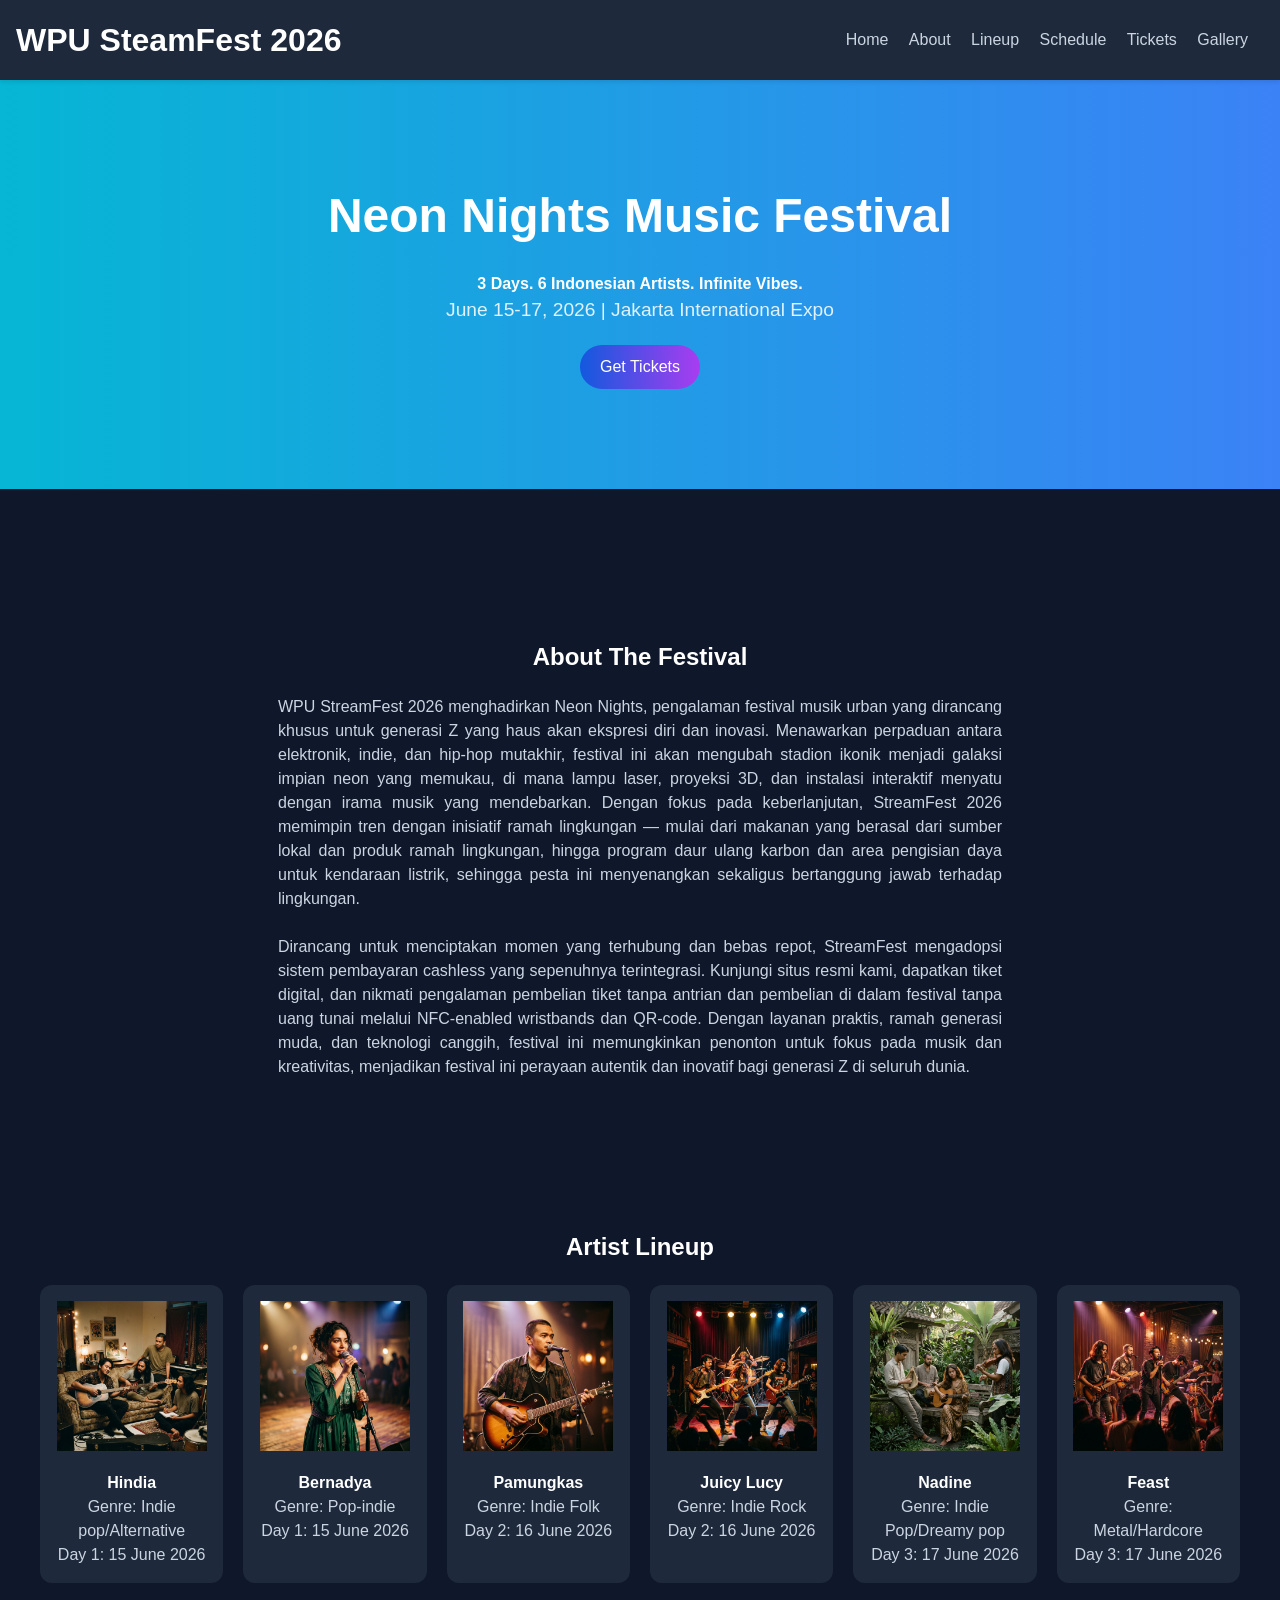
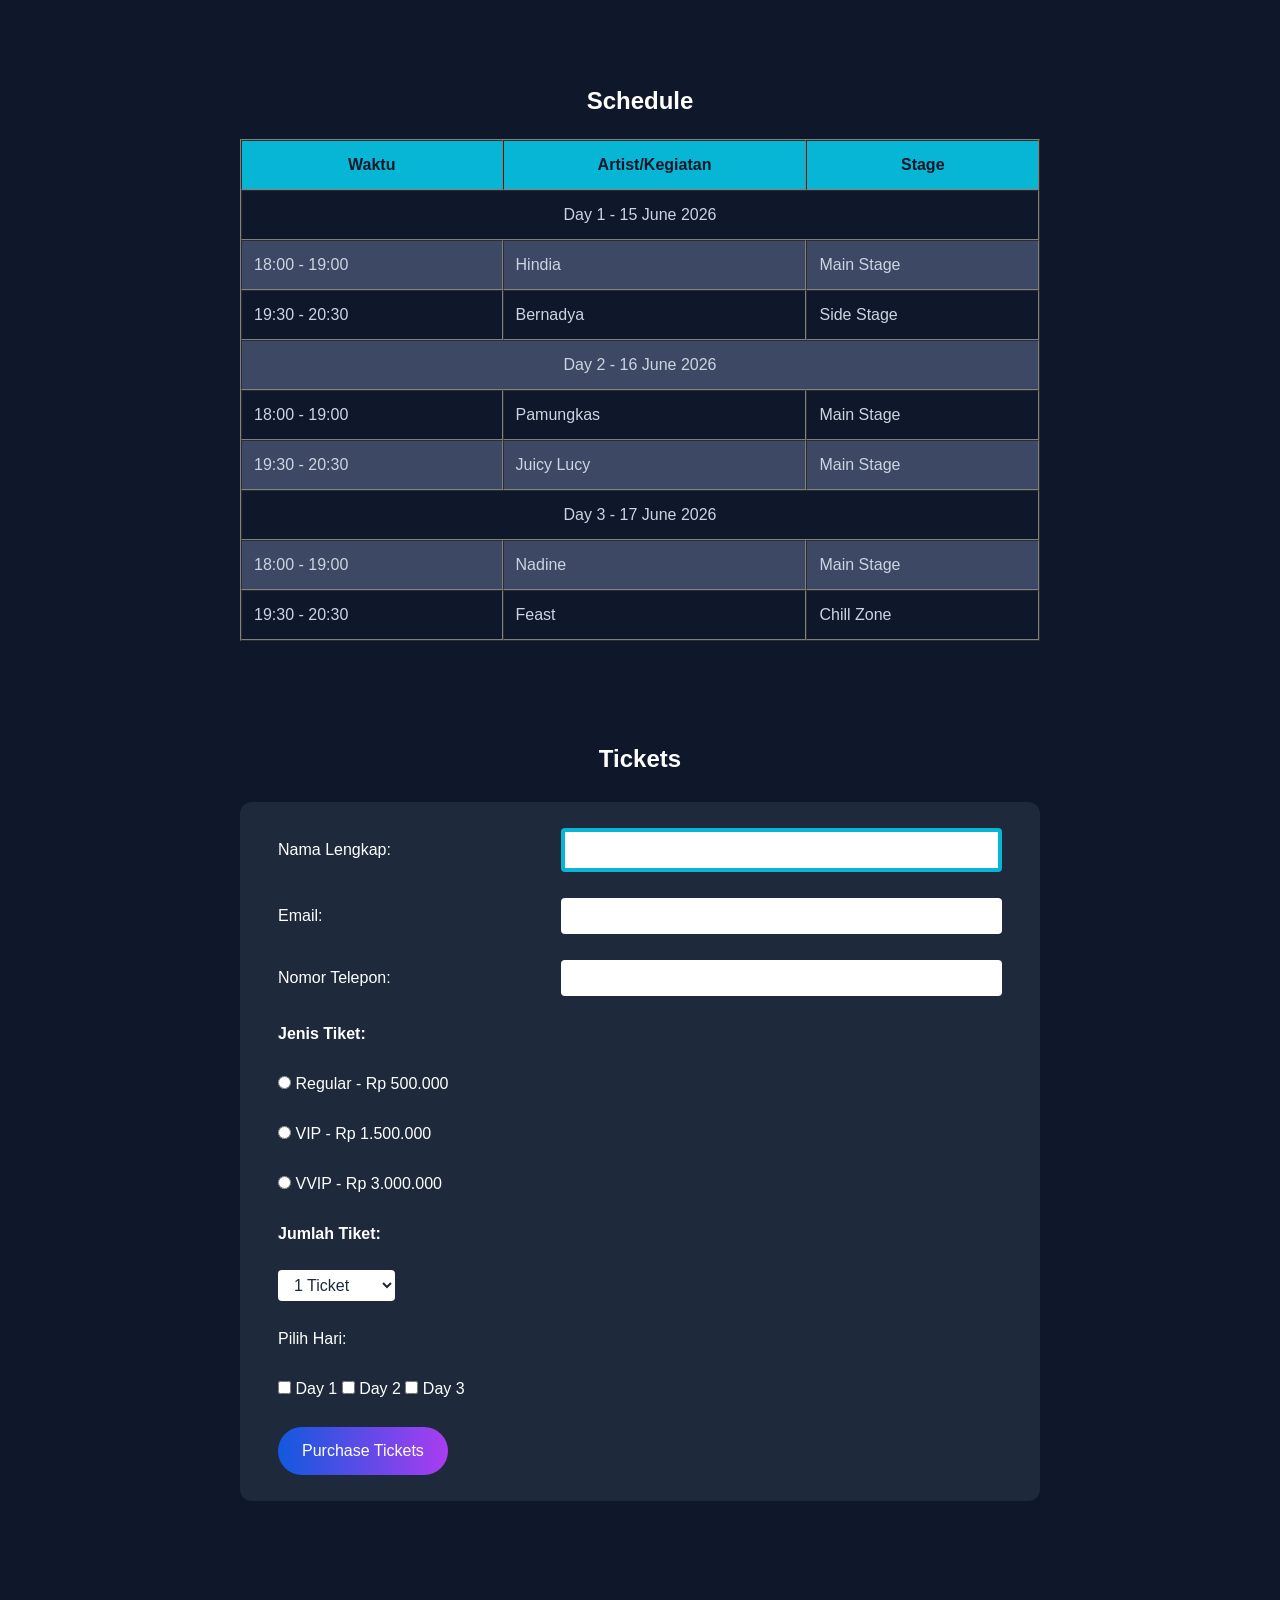
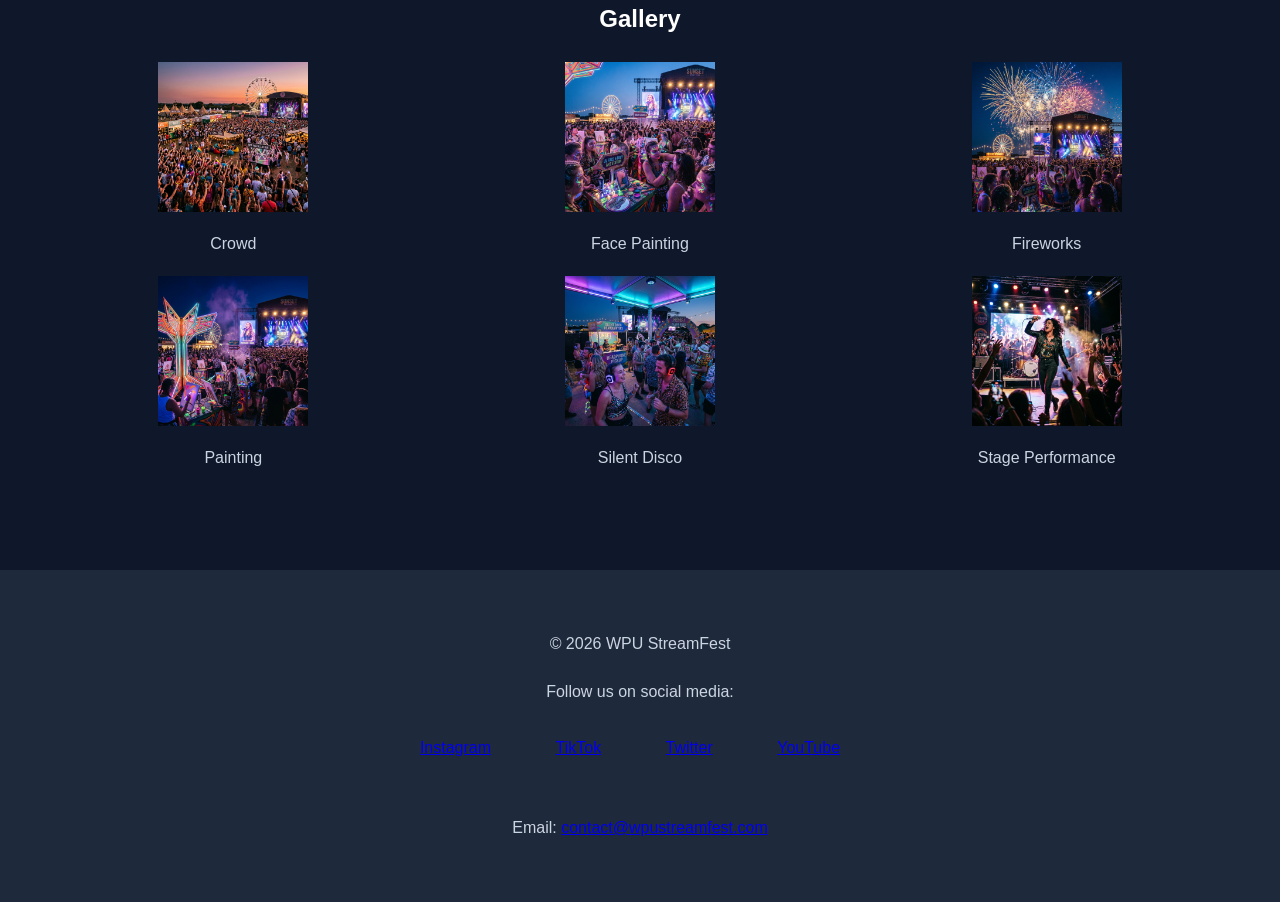
<file: project_2/index.html>
<!DOCTYPE html>
<html lang="en">
<head>
  <meta charset="UTF-8">
  <meta name="viewport" content="width=device-width, initial-scale=1.0">
  <title>WPU SteamFest 2026 - Neon Nights Music Festival</title>

<link rel="stylesheet" href="style.css">
</head>
<body>
  
  <!-- Header & Navigation -->
  <header>
    <h1>WPU SteamFest 2026</h1>
    <nav>
      <ul>
        <li><a href="#home">Home</a></li>
        <li><a href="#about">About</a></li>
        <li><a href="#lineup">Lineup</a></li>
        <li><a href="#schedule">Schedule</a></li>
        <li><a href="#tickets">Tickets</a></li>
        <li><a href="#gallery">Gallery</a></li>
      </ul>
    </nav>
  </header>
  
  <!-- Main Content -->
  <main>

    <!-- Hero Section -->
    <section id="home">
      <h2>Neon Nights Music Festival</h2>
      <h4>3 Days. 6 Indonesian Artists. Infinite Vibes.</h4>
      <p>June 15-17, 2026 | Jakarta International Expo</p>
      <a href="#tickets">Get Tickets</a>
    </section>

    <!-- About Section -->
    <section id="about">
      <h3>About The Festival</h3>
      <article><p>WPU StreamFest 2026 menghadirkan Neon Nights, pengalaman festival musik urban yang dirancang khusus untuk generasi Z yang haus akan ekspresi diri dan inovasi. Menawarkan perpaduan antara elektronik, indie, dan hip-hop mutakhir, festival ini akan mengubah stadion ikonik menjadi galaksi impian neon yang memukau, di mana lampu laser, proyeksi 3D, dan instalasi interaktif menyatu dengan irama musik yang mendebarkan. Dengan fokus pada keberlanjutan, StreamFest 2026 memimpin tren dengan inisiatif ramah lingkungan — mulai dari makanan yang berasal dari sumber lokal dan produk ramah lingkungan, hingga program daur ulang karbon dan area pengisian daya untuk kendaraan listrik, sehingga pesta ini menyenangkan sekaligus bertanggung jawab terhadap lingkungan.</p>
      <br>
      <p>Dirancang untuk menciptakan momen yang terhubung dan bebas repot, StreamFest mengadopsi sistem pembayaran cashless yang sepenuhnya terintegrasi. Kunjungi situs resmi kami, dapatkan tiket digital, dan nikmati pengalaman pembelian tiket tanpa antrian dan pembelian di dalam festival tanpa uang tunai melalui NFC-enabled wristbands dan QR-code. Dengan layanan praktis, ramah generasi muda, dan teknologi canggih, festival ini memungkinkan penonton untuk fokus pada musik dan kreativitas, menjadikan festival ini perayaan autentik dan inovatif bagi generasi Z di seluruh dunia.</p></article>
    </section>

    <!-- Lineup Section -->
    <section id="lineup">
      <h3>Artist Lineup</h3>
      
      <ul>
        <li>
          <figure>
            <img src="/project_2/asset/images/Hindia.jpeg" alt="Hindia" width="100px">
            <figcaption>
              <h4>Hindia</h4>
              <p>Genre: Indie pop/Alternative</p>
              <p>Day 1: 15 June 2026</p>
            </figcaption>
          </figure>
        </li>
      
        <li>
           <figure>
            <img src="/project_2/asset/images/Bernadya.jpeg" alt="Bernadya" width="100px">
            <figcaption>
              <h4>Bernadya</h4>
              <p>Genre: Pop-indie</p>
              <p>Day 1: 15 June 2026</p>
            </figcaption>
      </figure>
        </li>
     

      <li>
        <figure>
          <img src="/project_2/asset/images/Pamungkas.jpeg" alt="Pamungkas" width="100px">
          <figcaption>
            <h4>Pamungkas</h4>
            <p>Genre: Indie Folk</p>
            <p>Day 2: 16 June 2026</p>
          </figcaption>
        </figure>
      </li>
      
      <li>
        <figure>
        <img src="/project_2/asset/images/Juicy Lucy.jpeg" alt="Juicy Lucy" width="100px">
        <figcaption>
          <h4>Juicy Lucy</h4>
          <p>Genre: Indie Rock</p>
          <p>Day 2: 16 June 2026</p>
        </figcaption>
      </figure></li>
      
      <li>
        <figure>
        <img src="/project_2/asset/images/Nadine.jpeg" alt="Nadine" width="100px">
        <figcaption>
          <h4>Nadine</h4>
          <p>Genre: Indie Pop/Dreamy pop</p>
          <p>Day 3: 17 June 2026</p>
        </figcaption>
      </figure></li>
      
      <li>
      <figure>
        <img src="/project_2/asset/images/Feast.jpeg" alt="Feast" width="100px">
        <figcaption>
          <h4>Feast</h4>
          <p>Genre: Metal/Hardcore</p>
          <p>Day 3: 17 June 2026</p>
        </figcaption>
      </figure>
    </li>
      </ul>  
    </section>

    <!-- Schedule Section -->
    <section id="schedule">
      <h3>Schedule</h3>
      <table border="1" cellpadding="10" cellspacing="0">
        <thead>
          <tr>
            <th>Waktu</th>
            <th>Artist/Kegiatan</th>
            <th>Stage</th>
          </tr>
        </thead>
        <tbody>
          <tr>
            <td colspan="3" align="center">Day 1 - 15 June 2026</td>
          </tr>
          <tr>
            <td>18:00 - 19:00</td>
            <td>Hindia</td>
            <td>Main Stage</td>
          <tr>
            
            <td>19:30 - 20:30</td>
            <td>Bernadya</td>
            <td>Side Stage</td>
          </tr>
          <tr>
            <td colspan="3" align="center">Day 2 - 16 June 2026</td>
          </tr>
          <tr>
            <td>18:00 - 19:00</td>
            <td>Pamungkas</td>
            <td>Main Stage</td>
          </tr>
          <tr>
            <td>19:30 - 20:30</td>
            <td>Juicy Lucy</td>
            <td>Main Stage</td>
          </tr>
          <tr>
            <td colspan="3" align="center">Day 3 - 17 June 2026</td>
          </tr>
          <tr>
            <td>18:00 - 19:00</td>
            <td>Nadine</td>
            <td>Main Stage</td>
          </tr>
          <tr>
            <td>19:30 - 20:30</td>
            <td>Feast</td>
            <td>Chill Zone</td>
          </tr>
        </tbody>
      </table>
    </section>

    <!-- Tickets Section -->
    <section id="tickets">
      <h3>Tickets</h3>
      
      <form>
        <table>
          <tbody>
            <tr>
            <td>
<label for="name">Nama Lengkap:</label>
            </td>
            <td>
<input type="text" id="name" name="name" required autofocus autocomplete="off">
            </td>
          </tr>
           <tr>
            <td>
<label for="email">Email:</label>
            </td>
            <td>
   <input type="email" id="email" name="email" required>
            </td>
          </tr>
      <tr>
        <td>
<label for="telepon">Nomor Telepon:</label>
        </td>
        <td>
<input type="tel" id="telepon" name="telepon" required>
        </td>
      </tr>
        
     <tr>
      <td colspan="2">
  <label for="ticket_type"><h4>Jenis Tiket:</h4></label>
      </td>
     </tr>
        <tr>
          <td colspan="2">
<input type="radio" id="vip" name="ticket_type" value="Regular">
<label for="Regular">Regular - Rp 500.000</label>
          </td>
        </tr>
      <tr>
        <td colspan="2">
<input type="radio" id="regular" name="ticket_type" value="VIP">
<label for="VIP">VIP - Rp 1.500.000</label>
        </td>
      </tr>
        <tr>
          <td colspan="2">
<input type="radio" id="student" name="ticket_type" value="VVIP">
<label for="VVIP">VVIP - Rp 3.000.000</label>
          </td>
        </tr>
        <tr>
          <td colspan="2">
<label for="quantity"><h4>Jumlah Tiket:</h4></label><br>
<select name="quantity" id="quantity" min="1" max="10" required>
          <option value="1">1 Ticket</option>
          <option value="2">2 Tickets</option>
          <option value="3">3 Tickets</option>
          <option value="4">4 Tickets</option>
          <option value="5">5 Tickets</option>
          <option value="6">6 Tickets</option>
          <option value="7">7 Tickets</option>
          <option value="8">8 Tickets</option>
          <option value="9">9 Tickets</option>
          <option value="10">10 Tickets</option>
        </select>
          </td>
        </tr>
        <tr>
          <td colspan="2">
<label for="day">Pilih Hari:</label><br>
          </td>
        </tr>
        <tr>
          <td colspan="2">
        <input type="checkbox" id="day1" name="day1" value="day1" required>
        <label for="day1">Day 1</label>
        <input type="checkbox" id="day2" name="day2" value="day2">
        <label for="day2">Day 2</label>
        <input type="checkbox" id="day3" name="day3" value="day3">
        <label for="day3">Day 3</label>
        </tr>
        
        <tr>
          <td colspan="2">
<button type="submit">Purchase Tickets</button>
          </td>
        </tr>
          </tbody>
          
        
        </table>
        
      </form>
    </section>

    <!-- Gallery Section -->
    <section id="gallery">
      <h3>Gallery</h3>
      <ul>
      <li><figure><img src="/project_2/asset/images/Crowd.jpeg" alt="Crowd" width="100px"><figcaption>Crowd</figcaption></figure></li>
      <li><figure><img src="/project_2/asset/images/Face Painting.jpeg" alt="Face Painting" width="100px"><figcaption>Face Painting</figcaption></figure></li>
      <li><figure><img src="/project_2/asset/images/Fireworks.jpeg" alt="Fireworks" width="100px"><figcaption>Fireworks</figcaption></figure></li>
      <li><figure><img src="/project_2/asset/images/Painting.jpeg" alt="Painting" width="100px"><figcaption>Painting</figcaption></figure></li>
      <li><figure><img src="/project_2/asset/images/Silent Disco.jpeg" alt="Silent Disco" width="100px"><figcaption>Silent Disco</figcaption></figure></li>
      <li><figure><img src="/project_2/asset/images/Stage Performance.jpeg" alt="Stage Performance" width="100px"><figcaption>Stage Performance</figcaption></figure></li>
    </ul>
    </section>
  </main>

  <!-- Footer -->
  <footer>
    <p>&copy; 2026 WPU StreamFest</p>
    <p>Follow us on social media:
      <ul>
        <li><a href="https://www.instagram.com/wpustreamfest/" target="_blank">Instagram</a></li>
        <li><a href="https://www.tiktok.com/@wpustreamfest" target="_blank">TikTok</a></li>
        <li><a href="https://twitter.com/wpustreamfest" target="_blank">Twitter</a></li>
        <li><a href="https://www.youtube.com/@wpustreamfest" target="_blank">YouTube</a></li>
      </ul>
    </p>
    <p>Email: <a href="mailto:contact@wpustreamfest.com">contact@wpustreamfest.com</a></p>

  </footer>
</body>
</html>
</file>
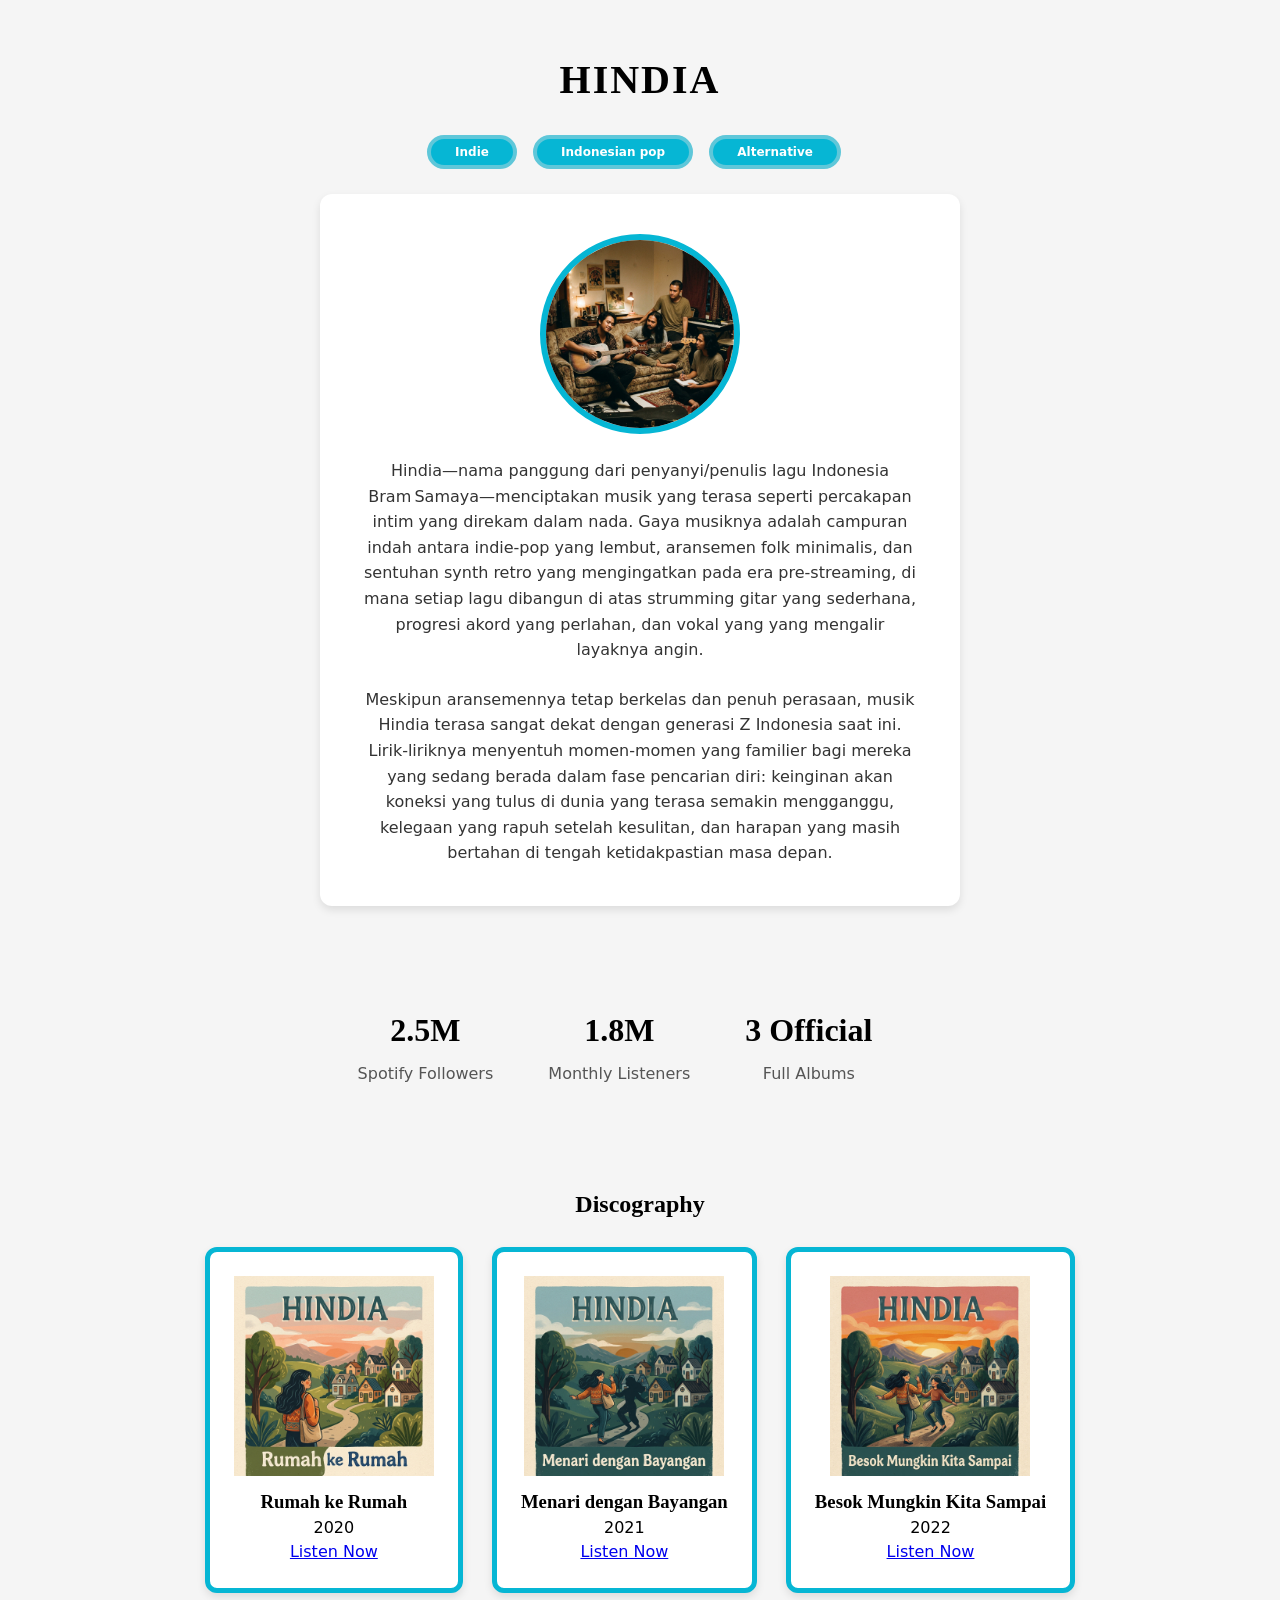
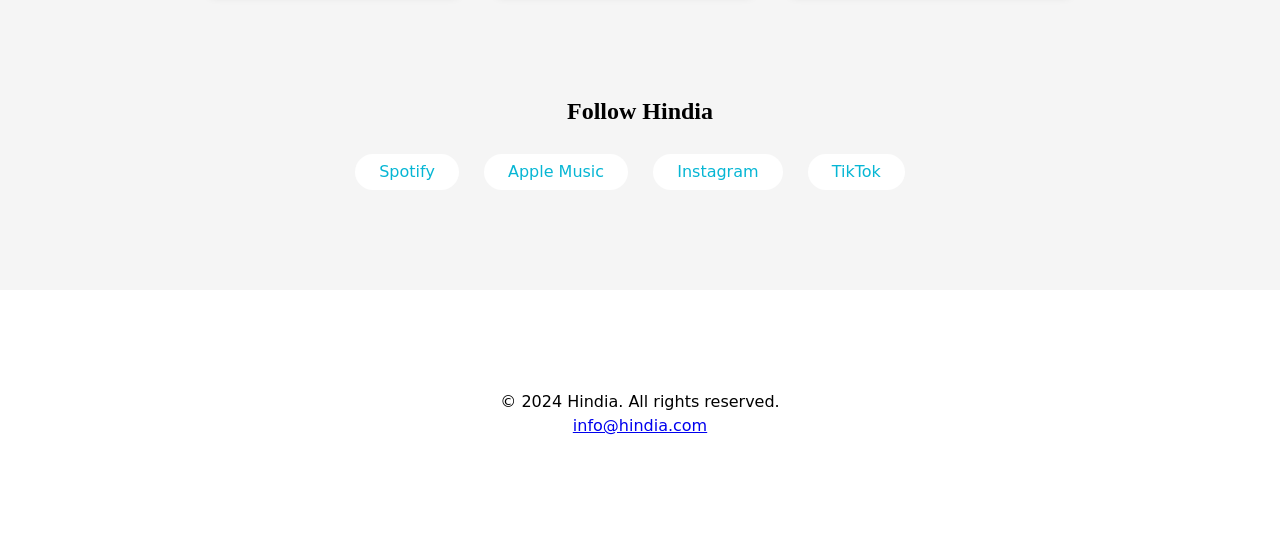
<file: project_3/index.html>
<!DOCTYPE html>
<html lang="en">
<head>
    <meta charset="UTF-8">
    <meta name="viewport" content="width=device-width, initial-scale=1.0">
    <title>Profile Hindia</title>
    <link rel="stylesheet" href="style.css">
</head>
<body>
    <!-- Header Name & Genre -->
    <header>
        <h1>HINDIA</h1>
        <div class="genre">
            <ul>
            <li>Indie</li>
            <li>Indonesian pop</li>
            <li>Alternative</li>
            </ul>
        </div>
    </header>

    <!-- Profile Section -->
    <main>
        <section class="profile">
            <div class="profile-image">
                <img src="/project_2/asset/images/Hindia.jpeg" alt="Hindia Profile Picture">
            </div>
            <article class="profile-info">
                <p>Hindia—nama panggung dari penyanyi/penulis lagu Indonesia Bram Samaya—menciptakan musik yang terasa seperti percakapan intim yang direkam dalam nada. Gaya musiknya adalah campuran indah antara indie-pop yang lembut, aransemen folk minimalis, dan sentuhan synth retro yang mengingatkan pada era pre‑streaming, di mana setiap lagu dibangun di atas strumming gitar yang sederhana, progresi akord yang perlahan, dan vokal yang yang mengalir layaknya angin.</p>
                <br>
                <p>Meskipun aransemennya tetap berkelas dan penuh perasaan, musik Hindia terasa sangat dekat dengan generasi Z Indonesia saat ini. Lirik-liriknya menyentuh momen-momen yang familier bagi mereka yang sedang berada dalam fase pencarian diri: keinginan akan koneksi yang tulus di dunia yang terasa semakin mengganggu, kelegaan yang rapuh setelah kesulitan, dan harapan yang masih bertahan di tengah ketidakpastian masa depan.</p>
            </article>
        </section>

        <!--  -->
        <section class="stats">
            <div class="stat1">
                <h2>2.5M</h2>
                <p>Spotify Followers</p>
            </div>
            <div class="stat2">
                <h2>1.8M</h2>
                <p>Monthly Listeners</p>
            </div>
            <div class="stat3">
                <h2>3 Official</h2>
                <p>Full Albums</p>
            </div>
        </section>

        <!-- Discography Section -->
        <section class="discography">
            <h2>Discography</h2>
            <ul class="album-list">
                <li>
                    <img src="/project_2/asset/images/Rumah ke Rumah.jpeg" alt="Rumah ke Rumah">
                    <h3>Rumah ke Rumah</h3>
                    <p>2020</p>
                    <a href="https://open.spotify.com/album/Album1" target="_blank">Listen Now</a>
                </li>
                <li>
                    <img src="/project_2/asset/images/Menari dengan Bayangan.jpeg" alt="Menari dengan Bayangan">
                
                    <h3>Menari dengan Bayangan</h3>
                    <p>2021</p>
                    <a href="https://open.spotify.com/album/Album2" target="_blank">Listen Now</a>
                </li>
                <li>
                    <img src="/project_2/asset/images/Besok Mungkin Kita Sampai.jpeg" alt="Besok Mungkin Kita Sampai">
                    <h3>Besok Mungkin Kita Sampai</h3>
                    <p>2022</p>
                    <a href="https://open.spotify.com/album/Album3" target="_blank">Listen Now</a>
                </li>
            </ul>
        </section>

        <!-- Social Links Section -->
        <section class="social-links">
            <h2>Follow Hindia</h2>
            <ul>
                <li><a href="https://open.spotify.com/hindia/" target="_blank">Spotify</a></li>
                <li><a href="https://applemusic.com/hindia" target="_blank">Apple Music</a></li>
                <li><a href="https://www.instagram.com/hindia/" target="_blank">Instagram</a></li>
                <li><a href="https://www.tiktok.com/artist/ArtistID" target="_blank">TikTok</a></li>
            </ul>
        </section>
    </main>

    <!-- Footer -->
    <footer>
        <p>&copy; 2024 Hindia. All rights reserved.</p>
        <a href="mailto:info@hindia.com">info@hindia.com</a>
    </footer>
    
</body>
</html>
</file>
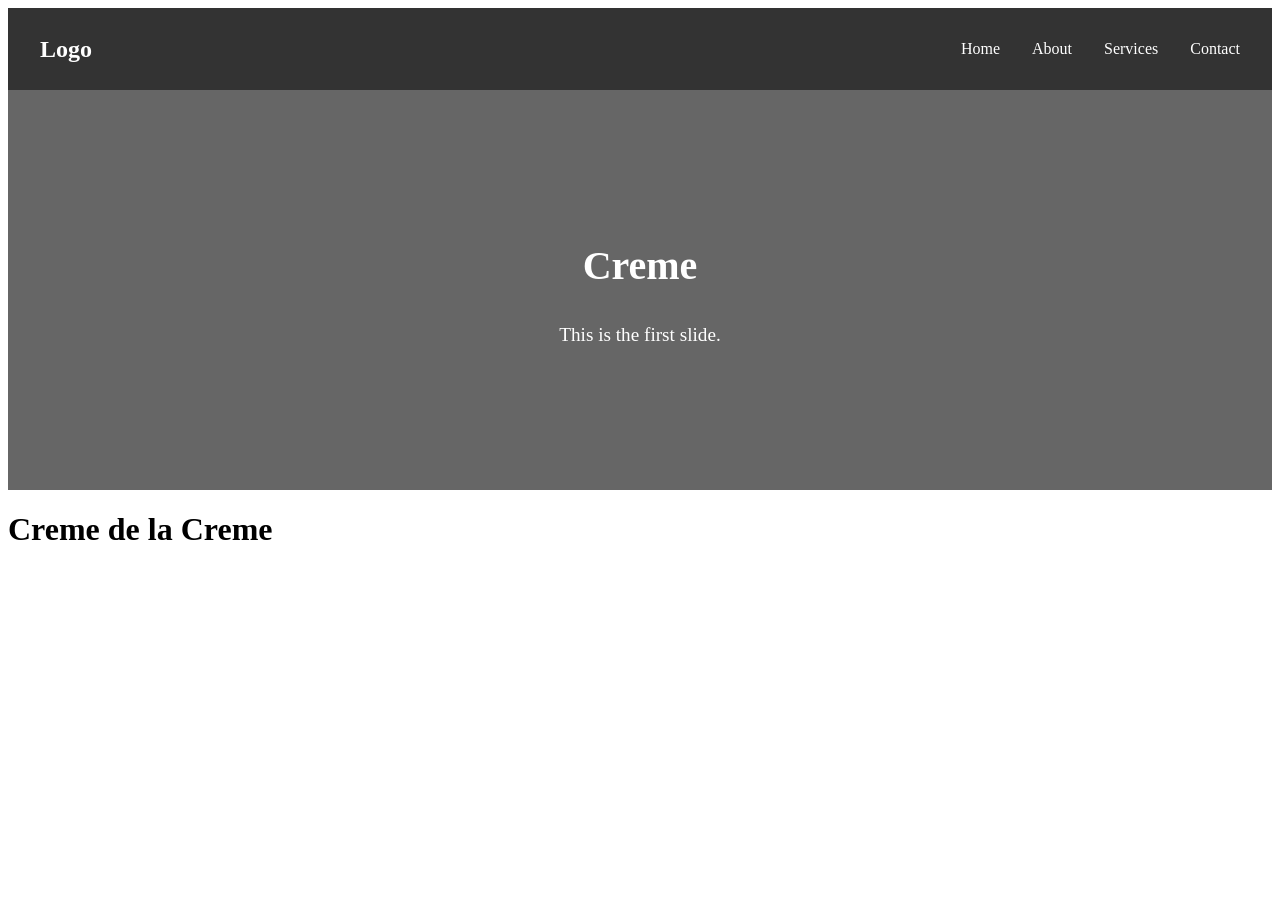
<file: project_1/project_1.html>
<!doctype html>
<html lang="en">
  <head>
    <meta charset="UTF-8" />
    <meta name="viewport" content="width=device-width, initial-scale=1.0" />
    <title>Document</title>
    <link rel="stylesheet" href="styles.css" />
    <script src="script.js"></script>
  </head>
  <body>
    <!--Create a Navigation bar that contain 4 links and logo -->
    <nav class="navbar">
      <div class="logo">Logo</div>
      <ul class="nav-links">
        <li><a href="#home">Home</a></li>
        <li><a href="#about">About</a></li>
        <li><a href="#services">Services</a></li>
        <li><a href="#contact">Contact</a></li>
      </ul>
    </nav>

    <!-- Create Header of 3 slides autoslide-->
    <header class="hero">
      <div class="slides">
        <div class="slide active">
          <h1>Creme</h1>
          <p>This is the first slide.</p>
        </div>
        <div class="slide">
          <h1>de la</h1>
          <p>This is the second slide.</p>
        </div>
        <div class="slide">
          <h1>Creme</h1>
          <p>This is the third slide.</p>
        </div>
      </div>
    </header>

    <h1>Creme de la Creme</h1>
  </body>
</html>
</file>
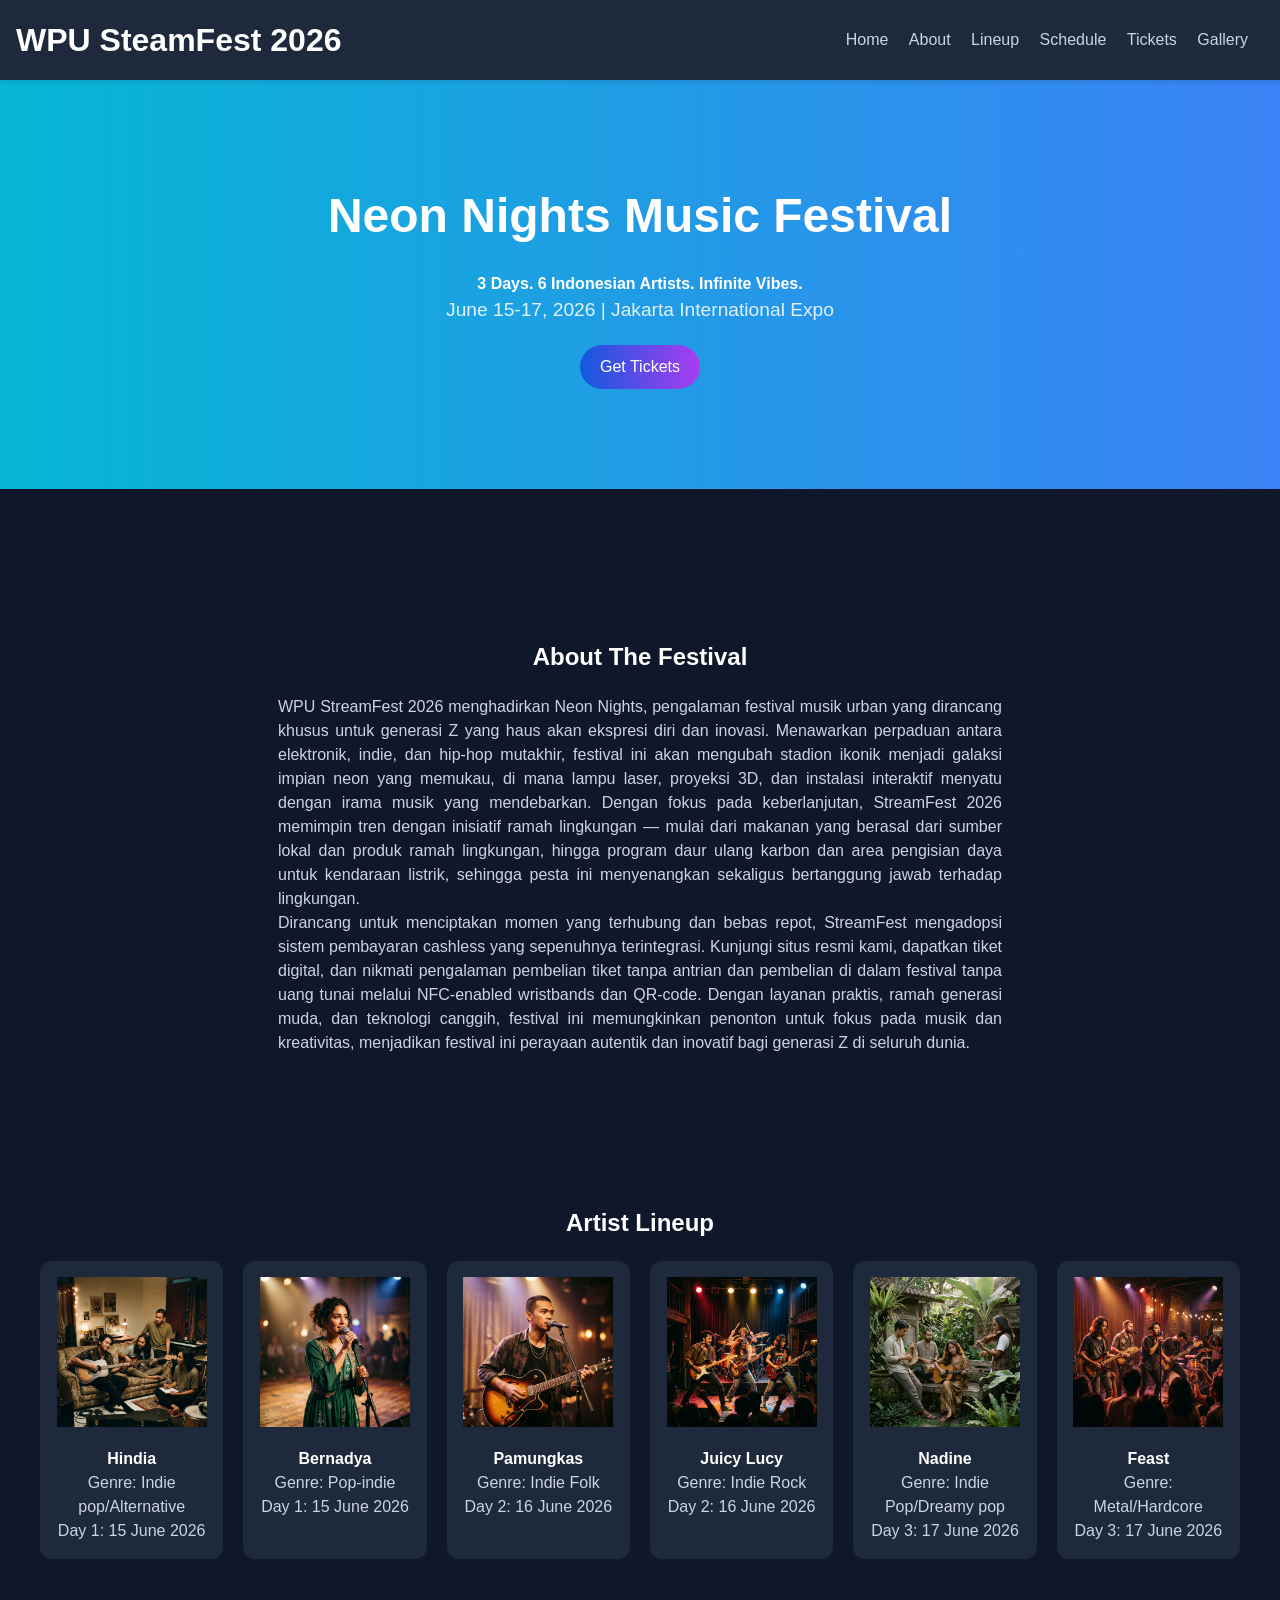
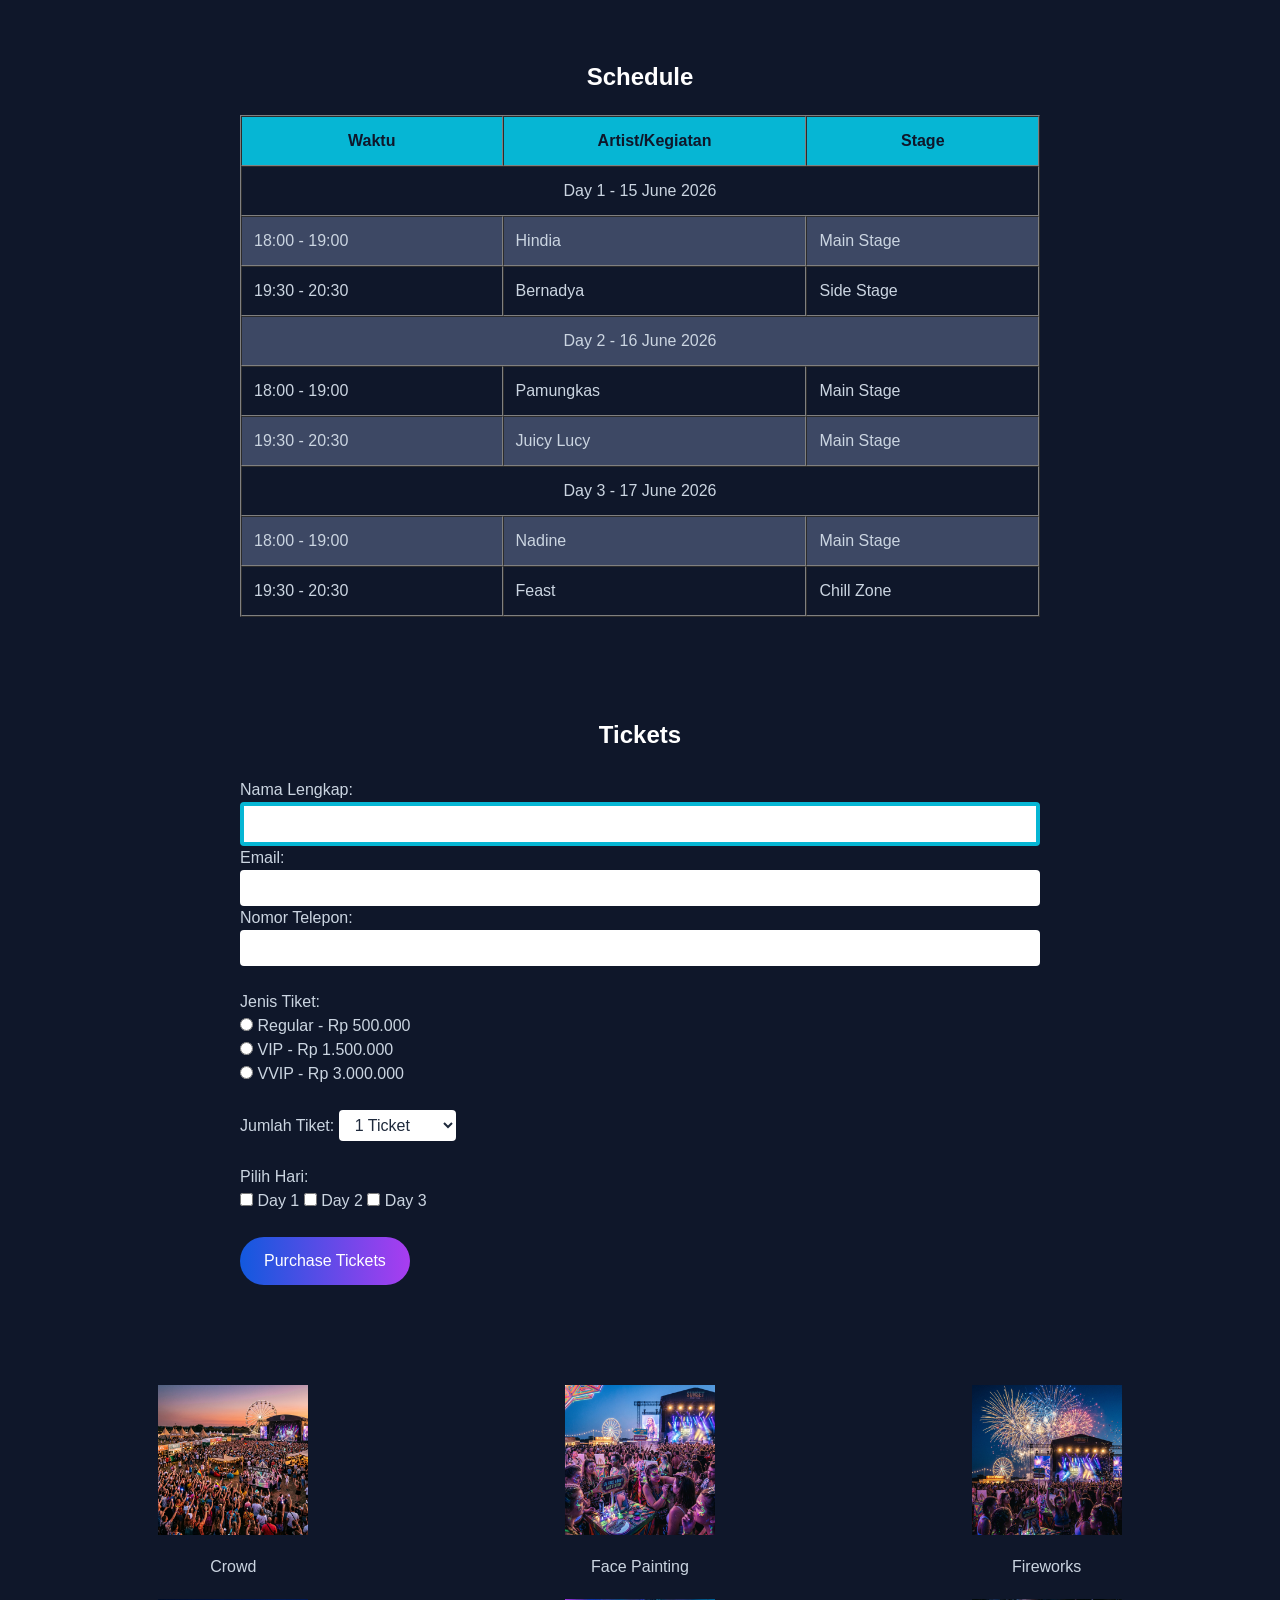
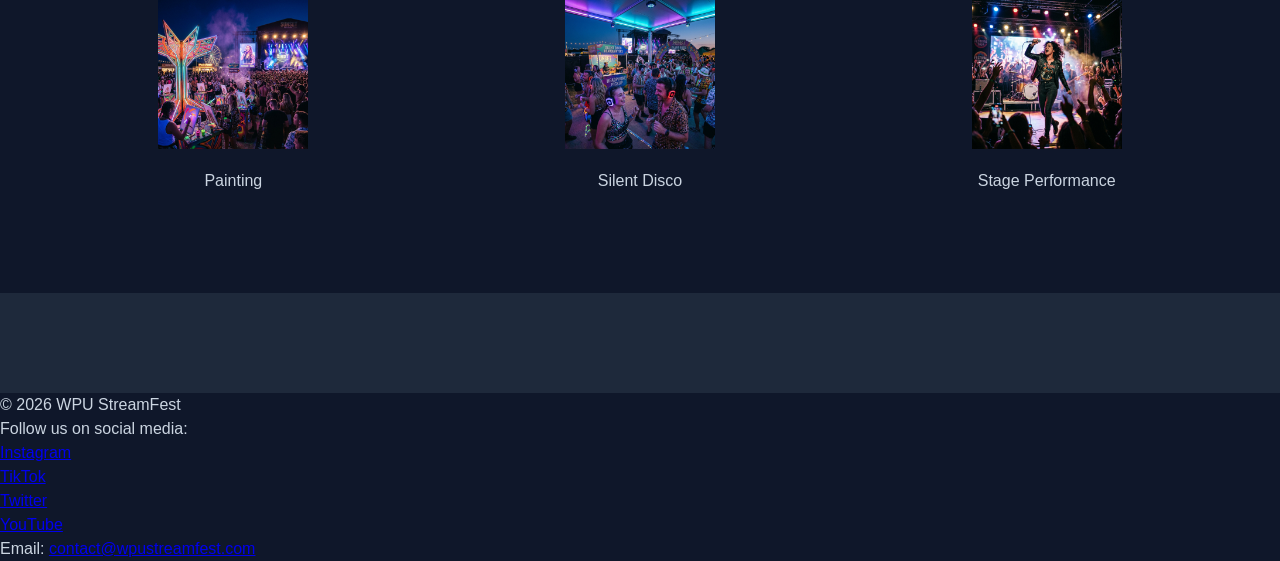
<file: project_2/wpu.html>
<!DOCTYPE html>
<html lang="en">
<head>
  <meta charset="UTF-8">
  <meta name="viewport" content="width=device-width, initial-scale=1.0">
  <title>WPU SteamFest 2026 - Neon Nights Music Festival</title>

<link rel="stylesheet" href="style.css">
</head>
<body>
  
  <!-- Header & Navigation -->
  <header>
    <h1>WPU SteamFest 2026</h1>
    <nav>
      <ul>
        <li><a href="#home">Home</a></li>
        <li><a href="#about">About</a></li>
        <li><a href="#lineup">Lineup</a></li>
        <li><a href="#schedule">Schedule</a></li>
        <li><a href="#tickets">Tickets</a></li>
        <li><a href="#gallery">Gallery</a></li>
      </ul>
    </nav>
  </header>
  
  <!-- Main Content -->
  <main>

    <!-- Hero Section -->
    <section id="home">
      <h2>Neon Nights Music Festival</h2>
      <h4>3 Days. 6 Indonesian Artists. Infinite Vibes.</h4>
      <p>June 15-17, 2026 | Jakarta International Expo</p>
      <a href="#tickets">Get Tickets</a>
    </section>

    <!-- About Section -->
    <section id="about">
      <h3>About The Festival</h3>
      <article><p>WPU StreamFest 2026 menghadirkan Neon Nights, pengalaman festival musik urban yang dirancang khusus untuk generasi Z yang haus akan ekspresi diri dan inovasi. Menawarkan perpaduan antara elektronik, indie, dan hip-hop mutakhir, festival ini akan mengubah stadion ikonik menjadi galaksi impian neon yang memukau, di mana lampu laser, proyeksi 3D, dan instalasi interaktif menyatu dengan irama musik yang mendebarkan. Dengan fokus pada keberlanjutan, StreamFest 2026 memimpin tren dengan inisiatif ramah lingkungan — mulai dari makanan yang berasal dari sumber lokal dan produk ramah lingkungan, hingga program daur ulang karbon dan area pengisian daya untuk kendaraan listrik, sehingga pesta ini menyenangkan sekaligus bertanggung jawab terhadap lingkungan.</p>
      
      <p>Dirancang untuk menciptakan momen yang terhubung dan bebas repot, StreamFest mengadopsi sistem pembayaran cashless yang sepenuhnya terintegrasi. Kunjungi situs resmi kami, dapatkan tiket digital, dan nikmati pengalaman pembelian tiket tanpa antrian dan pembelian di dalam festival tanpa uang tunai melalui NFC-enabled wristbands dan QR-code. Dengan layanan praktis, ramah generasi muda, dan teknologi canggih, festival ini memungkinkan penonton untuk fokus pada musik dan kreativitas, menjadikan festival ini perayaan autentik dan inovatif bagi generasi Z di seluruh dunia.</p></article>
    </section>

    <!-- Lineup Section -->
    <section id="lineup">
      <h3>Artist Lineup</h3>
      
      <ul>
        <li>
          <figure>
            <img src="/project_2/asset/images/Hindia.jpeg" alt="Hindia" width="100px">
            <figcaption>
              <h4>Hindia</h4>
              <p>Genre: Indie pop/Alternative</p>
              <p>Day 1: 15 June 2026</p>
            </figcaption>
          </figure>
        </li>
      
        <li>
           <figure>
            <img src="/project_2/asset/images/Bernadya.jpeg" alt="Bernadya" width="100px">
            <figcaption>
              <h4>Bernadya</h4>
              <p>Genre: Pop-indie</p>
              <p>Day 1: 15 June 2026</p>
            </figcaption>
      </figure>
        </li>
     

      <li>
        <figure>
          <img src="/project_2/asset/images/Pamungkas.jpeg" alt="Pamungkas" width="100px">
          <figcaption>
            <h4>Pamungkas</h4>
            <p>Genre: Indie Folk</p>
            <p>Day 2: 16 June 2026</p>
          </figcaption>
        </figure>
      </li>
      
      <li>
        <figure>
        <img src="/project_2/asset/images/Juicy Lucy.jpeg" alt="Juicy Lucy" width="100px">
        <figcaption>
          <h4>Juicy Lucy</h4>
          <p>Genre: Indie Rock</p>
          <p>Day 2: 16 June 2026</p>
        </figcaption>
      </figure></li>
      
      <li>
        <figure>
        <img src="/project_2/asset/images/Nadine.jpeg" alt="Nadine" width="100px">
        <figcaption>
          <h4>Nadine</h4>
          <p>Genre: Indie Pop/Dreamy pop</p>
          <p>Day 3: 17 June 2026</p>
        </figcaption>
      </figure></li>
      
      <li>
      <figure>
        <img src="/project_2/asset/images/Feast.jpeg" alt="Feast" width="100px">
        <figcaption>
          <h4>Feast</h4>
          <p>Genre: Metal/Hardcore</p>
          <p>Day 3: 17 June 2026</p>
        </figcaption>
      </figure>
    </li>
      </ul>  
    </section>

    <!-- Schedule Section -->
    <section id="schedule">
      <h3>Schedule</h3>
      <table border="1" cellpadding="10" cellspacing="0">
        <thead>
          <tr>
            <th>Waktu</th>
            <th>Artist/Kegiatan</th>
            <th>Stage</th>
          </tr>
        </thead>
        <tbody>
          <tr>
            <td colspan="3" align="center">Day 1 - 15 June 2026</td>
          </tr>
          <tr>
            <td>18:00 - 19:00</td>
            <td>Hindia</td>
            <td>Main Stage</td>
          <tr>
            
            <td>19:30 - 20:30</td>
            <td>Bernadya</td>
            <td>Side Stage</td>
          </tr>
          <tr>
            <td colspan="3" align="center">Day 2 - 16 June 2026</td>
          </tr>
          <tr>
            <td>18:00 - 19:00</td>
            <td>Pamungkas</td>
            <td>Main Stage</td>
          </tr>
          <tr>
            <td>19:30 - 20:30</td>
            <td>Juicy Lucy</td>
            <td>Main Stage</td>
          </tr>
          <tr>
            <td colspan="3" align="center">Day 3 - 17 June 2026</td>
          </tr>
          <tr>
            <td>18:00 - 19:00</td>
            <td>Nadine</td>
            <td>Main Stage</td>
          </tr>
          <tr>
            <td>19:30 - 20:30</td>
            <td>Feast</td>
            <td>Chill Zone</td>
          </tr>
        </tbody>
      </table>
    </section>

    <!-- Tickets Section -->
    <section id="tickets">
      <h3>Tickets</h3>
      
      <form>
        <label for="name">Nama Lengkap:</label>
        <input type="text" id="name" name="name" required autofocus autocomplete="off">
        <br>
        <label for="email">Email:</label>
        <input type="email" id="email" name="email" required>
        <br>
        <label for="telepon">Nomor Telepon:</label>
        <input type="tel" id="telepon" name="telepon" required>
        <br><br>
        <label for="ticket_type">Jenis Tiket:</label><br>
        <input type="radio" id="vip" name="ticket_type" value="Regular">
        <label for="Regular">Regular - Rp 500.000</label><br>
        <input type="radio" id="regular" name="ticket_type" value="VIP">
        <label for="VIP">VIP - Rp 1.500.000</label><br>
        <input type="radio" id="student" name="ticket_type" value="VVIP">
        <label for="VVIP">VVIP - Rp 3.000.000</label>
        <br><br>
        <label for="quantity">Jumlah Tiket:</label>
        <select name="quantity" id="quantity" min="1" max="10" required>
          <option value="1">1 Ticket</option>
          <option value="2">2 Tickets</option>
          <option value="3">3 Tickets</option>
          <option value="4">4 Tickets</option>
          <option value="5">5 Tickets</option>
          <option value="6">6 Tickets</option>
          <option value="7">7 Tickets</option>
          <option value="8">8 Tickets</option>
          <option value="9">9 Tickets</option>
          <option value="10">10 Tickets</option>
        </select>
        <br><br>
        <label for="day">Pilih Hari:</label><br>
        <input type="checkbox" id="day1" name="day1" required>
        <label for="day1">Day 1</label>
        <input type="checkbox" id="day2" name="day2" required>
        <label for="day2">Day 2</label>
        <input type="checkbox" id="day3" name="day3" required>
        <label for="day3">Day 3</label>
        <br><br>
        <button type="submit">Purchase Tickets</button>
      </form>
    </section>

    <!-- Gallery Section -->
    <section id="gallery">
      <ul>
      <li><figure><img src="/project_2/asset/images/Crowd.jpeg" alt="Crowd" width="100px"><figcaption>Crowd</figcaption></figure></li>
      <li><figure><img src="/project_2/asset/images/Face Painting.jpeg" alt="Face Painting" width="100px"><figcaption>Face Painting</figcaption></figure></li>
      <li><figure><img src="/project_2/asset/images/Fireworks.jpeg" alt="Fireworks" width="100px"><figcaption>Fireworks</figcaption></figure></li>
      <li><figure><img src="/project_2/asset/images/Painting.jpeg" alt="Painting" width="100px"><figcaption>Painting</figcaption></figure></li>
      <li><figure><img src="/project_2/asset/images/Silent Disco.jpeg" alt="Silent Disco" width="100px"><figcaption>Silent Disco</figcaption></figure></li>
      <li><figure><img src="/project_2/asset/images/Stage Performance.jpeg" alt="Stage Performance" width="100px"><figcaption>Stage Performance</figcaption></figure></li>
    </ul>
    </section>
  </main>

  <!-- Footer -->
  <footer></footer>
    <p>&copy; 2026 WPU StreamFest</p>
    <p>Follow us on social media:
      <ul>
        <li><a href="https://www.instagram.com/wpustreamfest/" target="_blank">Instagram</a></li>
        <li><a href="https://www.tiktok.com/@wpustreamfest" target="_blank">TikTok</a></li>
        <li><a href="https://twitter.com/wpustreamfest" target="_blank">Twitter</a></li>
        <li><a href="https://www.youtube.com/@wpustreamfest" target="_blank">YouTube</a></li>
      </ul>
    </p>
    <p>Email: <a href="mailto:contact@wpustreamfest.com">contact@wpustreamfest.com</a></p>

  </footer>
</body>
</html>
</file>
<file: project_2/style.css>
/* ---------- Global CSS Reset ---------- */
*,
*::before,
*::after{
  box-sizing: border-box;       /* Buat padding dan border termasuk dalam lebar total */
  margin: 0;                    /* Hilangkan margin default */
  padding: 0;                   /* Hilangkan padding default */
}



html, body {
  height: 100%;                  /* Pastikan html dan body memiliki tinggi penuh */
  line-height: 1.5;              /* Pengaturan dasar untuk keterbacaan */
  -webkit-font-smoothing: antialiased; /* Anti-aliasing halus di Safari */
  font-family: system-ui, sans-serif; /* Fallback font stack */
}

img, picture, video, canvas, svg {
  display: block;                /* Hilangkan margin bawah bawaan */
  max-width: 100%;               /* Buat media merespons secara native */
}

button, input, select, textarea {
  background-color: transparent; /* Hapus latar belakang dan border default */
  border: none;                  /* Hapus border default */
  font: inherit;                 /* Gunakan font family dari parent */
  color: inherit;                /* Pertahankan warna teks */
  outline: none;                 /* Hilangkan outline default saat fokus */
}

/* Font Import */

@import url('https://fonts.googleapis.com/css2?family=Inter:ital,opsz,wght@0,14..32,100..900;1,14..32,100..900&family=Redaction+10:ital,wght@0,400;0,700;1,400&display=swap');



body {
  background-color: #0f172a;     /* Warna latar belakang halaman */
  color: #cbd5e1;                   /* Warna teks default */
  font-family: inter, sans-serif; /* Gunakan font Inter untuk teks default */
}

h1, h2, h3, h4, h5, h6 {
  color: #fff;                /* Warna teks heading */
  font-family: poppins, sans-serif; /* Gunakan font Poppins untuk heading */
}


/* Header Styles */

header {
    position: sticky;
    top: 0;
    display: flex;
    justify-content: space-between; /* Atur konten header agar tersebar */
    align-items: center;            /* Pusatkan konten header secara vertikal */
    background-color: #1e293b;   /* Warna latar belakang header */
    padding: 1rem;               /* Padding di sekitar konten header */
    box-shadow: 0 2px 4px rgba(0, 0, 0, 0.1); /* Tambahkan bayangan halus */
}

header nav ul li{
    display: inline-block;
    margin-right: 16px;
}

header nav ul li a {
    color: #cbd5e1; /* Warna teks link */
    text-decoration: none; /* Hapus garis bawah link */
    font-weight: 500; /* Tebalkan teks link */
}

header nav ul li a:hover {
    color: #06b6d4; /* Ubah warna teks saat hover */
    text-decoration: underline; /* Tambahkan garis bawah saat hover */
}

/* Home Section */
main #home {
    text-align: center;
    padding-top: 100px;
    padding-bottom: 100px;
    background: linear-gradient(to right, #06b6d4, #3b82f6); /* Tambahkan gradien biru */
}

main #home h2 {
    font-size: 3rem;
    color: #fff;
    margin-bottom: 20px;
}

main #home p {
    font-size: 1.2rem;
    color: #e0f2fe; /* Warna teks paragraf */
    max-width: 600px;
    margin: 0 auto; /* Pusatkan paragraf */
}

main #home a {
    display:inline-block;
    margin-top: 20px;
    padding: 10px 20px;
    background: linear-gradient(to right, #1259de, #a93df0); /* Gradien biru untuk tombol */
    color: #fff; /* Warna teks tombol */
    text-decoration: none; /* Hapus garis bawah tombol */
    border-radius: 24px; /* Tambahkan radius untuk sudut tombol */
}

main #home a:hover {
    background: linear-gradient(to right, #2162dc, #af60e4); /* Ubah gradien saat hover */
}

/* About Section */
main #about {
    padding: 50px 20px;
    max-width: 764px;
    margin: 100px auto 0;
}

main #about h3 {
    font-size: 1.5rem;
    color: #fff;
    margin-bottom: 20px;
    text-align: center;
}


main #about article p {
    text-align: justify;
}


/* lineup section */

main #lineup {
    width: 1200px;
    margin: 100px auto 0;
}

main #lineup h3{
    font-size: 1.5rem;
    color: #fff;
    margin-bottom: 20px;
    text-align: center;
}

main #lineup ul{
    display: flex;
    gap: 20px;
}

main #lineup ul li{
    width: 200px;
    list-style: none;
    background-color: #1e293b;
    text-align: center;
    padding: 16px 12px;
    border-radius: 12px;
}

main #lineup figure img{
    margin: auto;
    margin-bottom: 20px;
    width: 150px;
}

/* Schedule Section */


main #schedule {
    width: 800px;
    margin: 100px auto 0;
}

main #schedule h3{
    font-size: 1.5rem;
    color: #fff;
    margin-bottom: 20px;
    text-align: center;
}

main #schedule table{;
    width: 100%;
}



main #schedule thead th{
    padding: 12px;
    background-color: #06b6d4;
    color: #0f172a;
}

main #schedule tbody td{
    padding: 12px;
}

main #schedule tbody tr:nth-child(even){
    background-color: #3d4864;
}

main #schedule tbody tr:hover{
    background-color: #cbd5e12b;
    transition: 0.3s, ease-in;

}


/* Tickets Section */

main #tickets{
    max-width: 800px;
    margin: 100px auto 0;
}

main #tickets h3{
    font-size: 1.5rem;
    color: #fff;
    text-align: center;
    margin-bottom: 25px;
}

main #tickets table {
    background-color: #1e293b;
    color: white;
    padding: 12px;
    width: 100%;
    border-radius: 12px;

}

main #tickets tbody td{
    padding: 12px 24px;
}

main #tickets input:not(select, input[type="radio"],input[type="checkbox"] ){
    background-color: white;
    width: 100%;
    border-radius: 4px;
    padding: 6px 12px;
}

main #tickets input:not(select, input[type="radio"],input[type="checkbox"]):focus{
    border: 4px solid #06b6d4;

}

main #tickets select{
    background-color: white;
    color: #1e293b ;
    border-radius: 4px;
    padding: 6px 12px;
}

main #tickets button{
    background: linear-gradient(to right, #1259de, #a93df0); /* Gradien biru untuk tombol */
    padding: 12px 24px;
    border-radius: 24px;
    color: white;
}

main #tickets button:hover{
    background: linear-gradient(to right, #2162dc, #af60e4); /* Ubah gradien saat hover */
}


/* Gallery section */


main #gallery{
    max-width: 1200px;
    margin: 100px auto 0;
}

main #gallery h3{
    font-size: 1.5rem;
    color: #fff;
    text-align: center;
    margin-bottom: 25px;
}

main #gallery ul{
    display: grid;
    grid-template-columns:repeat(auto-fit, minmax(300px, 1fr));
    gap: 20px
}

main #gallery ul li{
    list-style: none;
    text-align: center;
}

main #gallery img{
    width: 150px;
    margin: auto;
    margin-bottom: 20px;
}


footer{
    background-color: #1e293b;
    margin-top: 100px;
    padding: 50px 0;
    text-align: center;
}

footer p{
    padding: 12px;
}

footer ul li{
    display: inline-block;
    margin-right: 20px;
    padding: 20px;
}
</file>
<file: project_3/style.css>
/* ---------- Global CSS Reset ---------- */
*,
*::before,
*::after {
  box-sizing: border-box;       /* Buat padding dan border termasuk dalam lebar total */
  margin: 0;                    /* Hilangkan margin default */
  padding: 0;                   /* Hilangkan padding default */
}

html, body {
  height: 100%;                  /* Pastikan html dan body memiliki tinggi penuh */
  line-height: 1.5;              /* Pengaturan dasar untuk keterbacaan */
  -webkit-font-smoothing: antialiased; /* Anti-aliasing halus di Safari */
  font-family: system-ui, sans-serif; /* Fallback font stack */
}

img, picture, video, canvas, svg {
  display: block;                /* Hilangkan margin bawah bawaan */
  max-width: 100%;               /* Buat media merespons secara native */
}

button, input, select, textarea {
  background-color: transparent; /* Hapus latar belakang dan border default */
  border: none;                  /* Hapus border default */
  font: inherit;                 /* Gunakan font family dari parent */
  color: inherit;                /* Pertahankan warna teks */
  outline: none;                 /* Hilangkan outline default saat fokus */
}


/* Font Import */
@import url('https://fonts.googleapis.com/css2?family=Redaction+10:ital,wght@0,400;0,700;1,400&display=swap');

body {
  background-color: #f5f5f5;
}

h1, h2, h3, h4, h5, h6 {
    font-family: 'Redaction 10',serif;
  
}


/* Style for Header */

h1 {
    text-align: center;
    font-size: 2.5rem;
    margin-top: 50px;
    margin-bottom: 25px;
    letter-spacing: 2px;
}

.genre  {
    text-align: center;
    font-size: 0.75rem;
    font-weight: bold;
}

.genre ul li{
    color: white;
    background-color: #06b6d4;
    padding: 4px 24px;
    border-radius: 24px;
    text-decoration: none;
    display: inline-block;
    margin-right: 12px;
    margin-bottom: 25px;
    border: 4px solid #5fc7d9;
}

/* Style for Profile Section */

.profile {
    margin: auto;
    width: 50%;
    box-shadow: 0 4px 8px rgba(0, 0, 0, 0.1);
    padding: 40px;
    background-color: #fff;
    border-radius: 12px;
}

.profile-image {
    border: 6px solid #06b6d4;
    border-radius: 50%;
    overflow: hidden;
    width: 200px;
    height: 200px;
    margin: auto;
    margin-bottom: 24px;
}

.profile-image img {
    width: 100%;
    height: 100%;
    object-fit: cover;
}

.profile p {
    font-size: 1rem;
    line-height: 1.6;
    color: #333;
    text-align: center;
    
}

/* Style for Statistics Section */

.stats {
    margin: auto;
    width: 50%;
    text-align: center;
    margin-top: 100px;
    margin-bottom: 100px;
}

.stats h2 {
    font-size: 2rem;
}

.stats p {
    font-size: 1rem;
    color: #555;
    margin-top: 8px;
}

.stat1, .stat2, .stat3 {
    display: inline-block;
    margin-right: 50px;
}

/* Discography Section */


.discography h2 {
    text-align: center;
    margin-bottom: 25px;
}

.discography ul {
    width: 75%;
    margin: auto;
    text-align: center;
    margin-bottom: 100px;
}

.discography ul li{
    display: inline-block;
    text-align: center;
    list-style-type: none;
    margin: auto 12px;
    box-shadow: 0 4px 8px rgba(0, 0, 0, 0.1);
    padding: 24px;
    background-color: white;
    border-radius: 12px;
    border: 5px solid #06b6d4;
}

.discography img {
    width: 200px;
    height: 200px;
    object-fit: cover;
    margin: auto;
    margin-bottom: 12px;
}   

/* Social Links Section */
.social-links {
    margin: auto;
    width: 75%;
    text-align: center;
    margin-top: 50px;
}

.social-links h2 {
    margin-bottom: 25px;
}

.social-links ul li{
    background-color: #fff;
    display: inline-block;
    list-style-type: none;
    margin-right: 20px;
    margin-bottom: 100px;
    padding: 6px 24px;
    border-radius: 24px;
}

.social-links ul li a {
    text-decoration: none;
    color: #06b6d4;
    font-size: 1rem;
}


/* Footer  */
footer {
    text-align: center;
    padding-top: 100px;
    padding-bottom: 100px;
    background-color: #fff;
}
</file>
<file: project_1/styles.css>
/* Navigation Bar Styles */
.navbar {
  display: flex;
  justify-content: space-between;
  align-items: center;
  padding: 1rem 2rem;
  background-color: #333;
  color: white;
}

.logo {
  font-size: 1.5rem;
  font-weight: bold;
}

.nav-links {
  display: flex;
  list-style: none;
}

.nav-links a:hover {
  color: red;
}

.nav-links li {
  margin-left: 2rem;
}

.nav-links a {
  color: white;
  text-decoration: none;
}

/* Hero/Slides Styles */
.hero {
  position: relative;
  width: 100%;
  height: 400px;
  overflow: hidden;
}

.slides {
  position: relative;
  width: 100%;
  height: 100%;
}

.slide {
  position: absolute;
  top: 0;
  left: 0;
  width: 100%;
  height: 100%;
  opacity: 0;
  transition: opacity 1s ease-in-out;
  display: flex;
  flex-direction: column;
  justify-content: center;
  align-items: center;
  padding: 2rem;
  box-sizing: border-box;
  background-color: #666;
}

.slide.active {
  opacity: 1;
}

.slide h1 {
  font-size: 2.5rem;
  margin-bottom: 1rem;
  color: #fff;
}

.slide p {
  font-size: 1.2rem;
  color: #fff;
  max-width: 600px;
  text-align: center;
}
</file>
